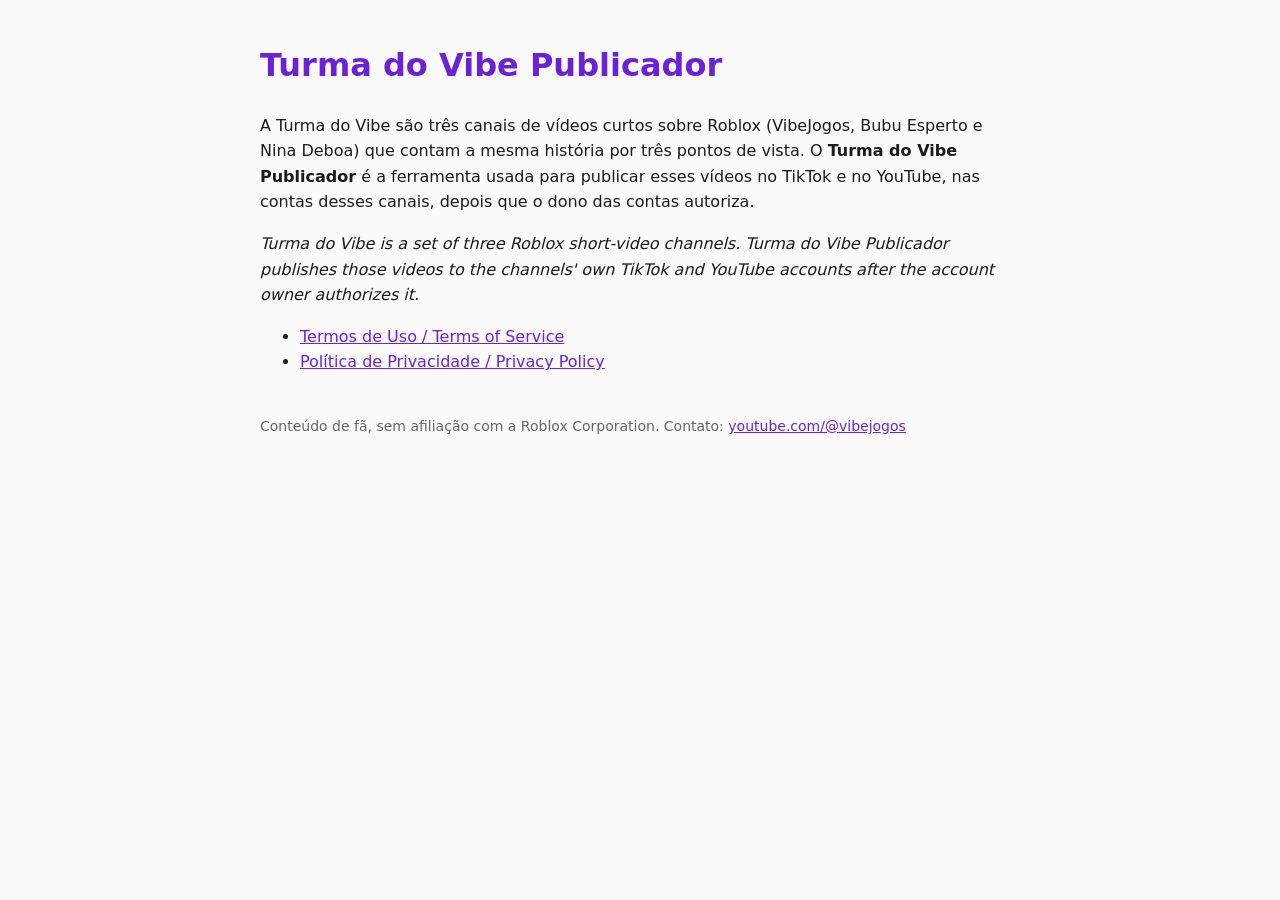
<file: index.html>
<!doctype html><html lang="pt-BR"><head><meta charset="utf-8"><meta name="viewport" content="width=device-width,initial-scale=1"><title>Turma do Vibe Publicador</title><link rel="stylesheet" href="estilo.css"></head><body>
<h1>Turma do Vibe Publicador</h1>
<p>A Turma do Vibe são três canais de vídeos curtos sobre Roblox (VibeJogos, Bubu Esperto e Nina Deboa) que contam a mesma história por três pontos de vista. O <strong>Turma do Vibe Publicador</strong> é a ferramenta usada para publicar esses vídeos no TikTok e no YouTube, nas contas desses canais, depois que o dono das contas autoriza.</p>
<p><em>Turma do Vibe is a set of three Roblox short-video channels. Turma do Vibe Publicador publishes those videos to the channels' own TikTok and YouTube accounts after the account owner authorizes it.</em></p>
<ul><li><a href="termos.html">Termos de Uso / Terms of Service</a></li><li><a href="privacidade.html">Política de Privacidade / Privacy Policy</a></li></ul>
<footer>Conteúdo de fã, sem afiliação com a Roblox Corporation. Contato: <a href="https://www.youtube.com/@vibejogos">youtube.com/@vibejogos</a></footer>
</body></html>
</file>
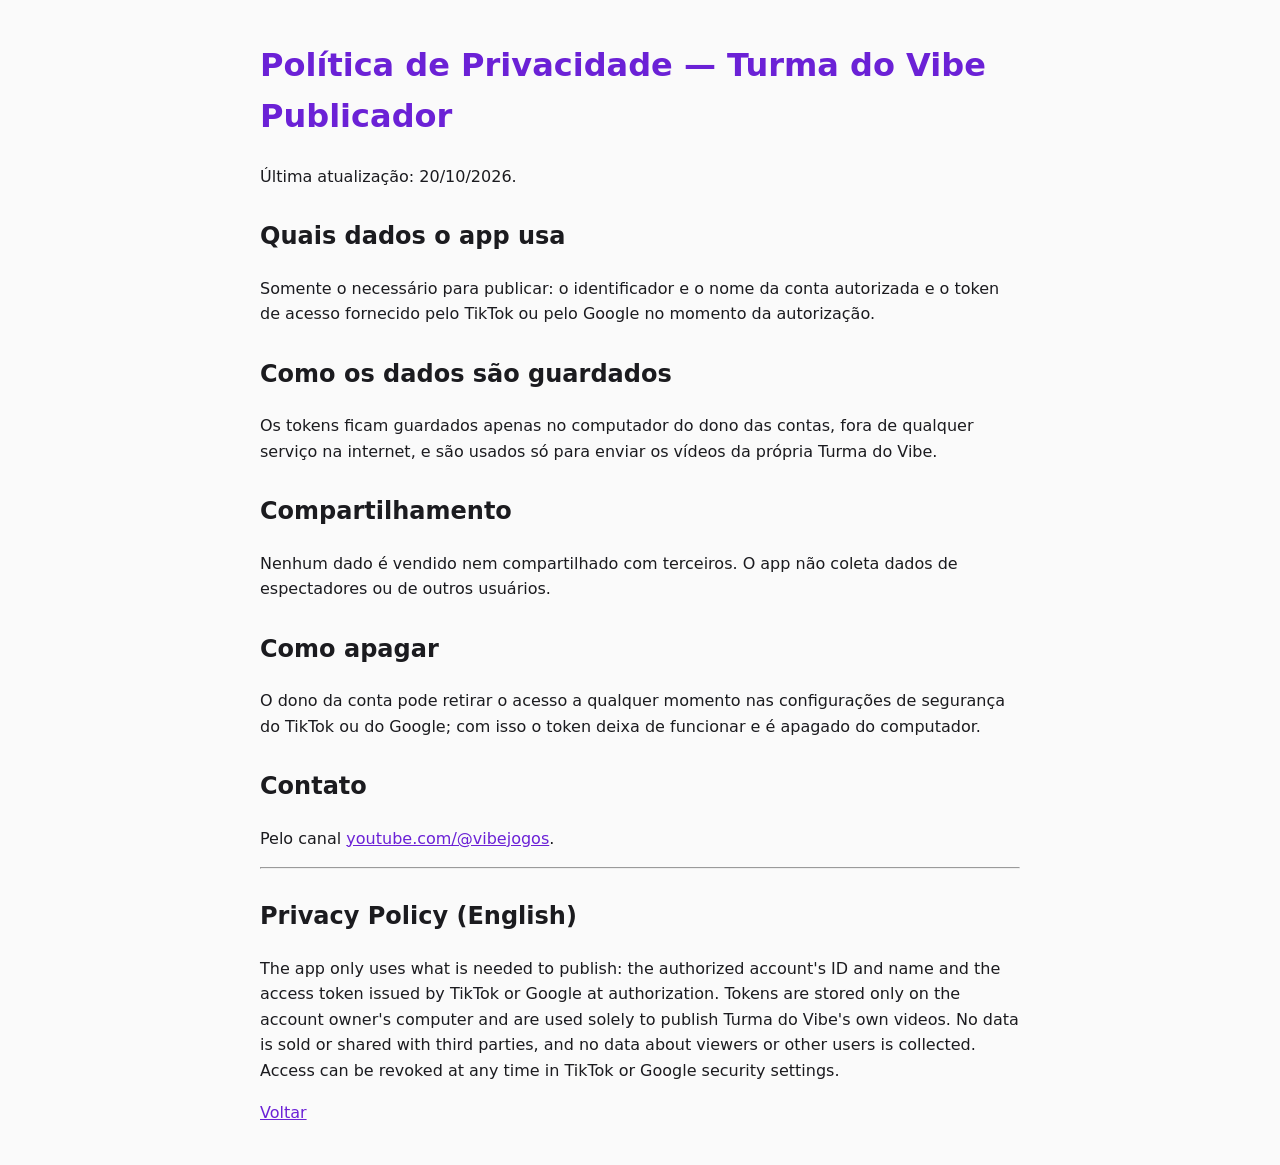
<file: privacidade.html>
<!doctype html><html lang="pt-BR"><head><meta charset="utf-8"><meta name="viewport" content="width=device-width,initial-scale=1"><title>Política de Privacidade</title><link rel="stylesheet" href="estilo.css"></head><body>
<h1>Política de Privacidade — Turma do Vibe Publicador</h1>
<p>Última atualização: 20/10/2026.</p>
<h2>Quais dados o app usa</h2><p>Somente o necessário para publicar: o identificador e o nome da conta autorizada e o token de acesso fornecido pelo TikTok ou pelo Google no momento da autorização.</p>
<h2>Como os dados são guardados</h2><p>Os tokens ficam guardados apenas no computador do dono das contas, fora de qualquer serviço na internet, e são usados só para enviar os vídeos da própria Turma do Vibe.</p>
<h2>Compartilhamento</h2><p>Nenhum dado é vendido nem compartilhado com terceiros. O app não coleta dados de espectadores ou de outros usuários.</p>
<h2>Como apagar</h2><p>O dono da conta pode retirar o acesso a qualquer momento nas configurações de segurança do TikTok ou do Google; com isso o token deixa de funcionar e é apagado do computador.</p>
<h2>Contato</h2><p>Pelo canal <a href="https://www.youtube.com/@vibejogos">youtube.com/@vibejogos</a>.</p>
<hr><h2>Privacy Policy (English)</h2>
<p>The app only uses what is needed to publish: the authorized account's ID and name and the access token issued by TikTok or Google at authorization. Tokens are stored only on the account owner's computer and are used solely to publish Turma do Vibe's own videos. No data is sold or shared with third parties, and no data about viewers or other users is collected. Access can be revoked at any time in TikTok or Google security settings.</p>
<p><a href="index.html">Voltar</a></p></body></html>
</file>
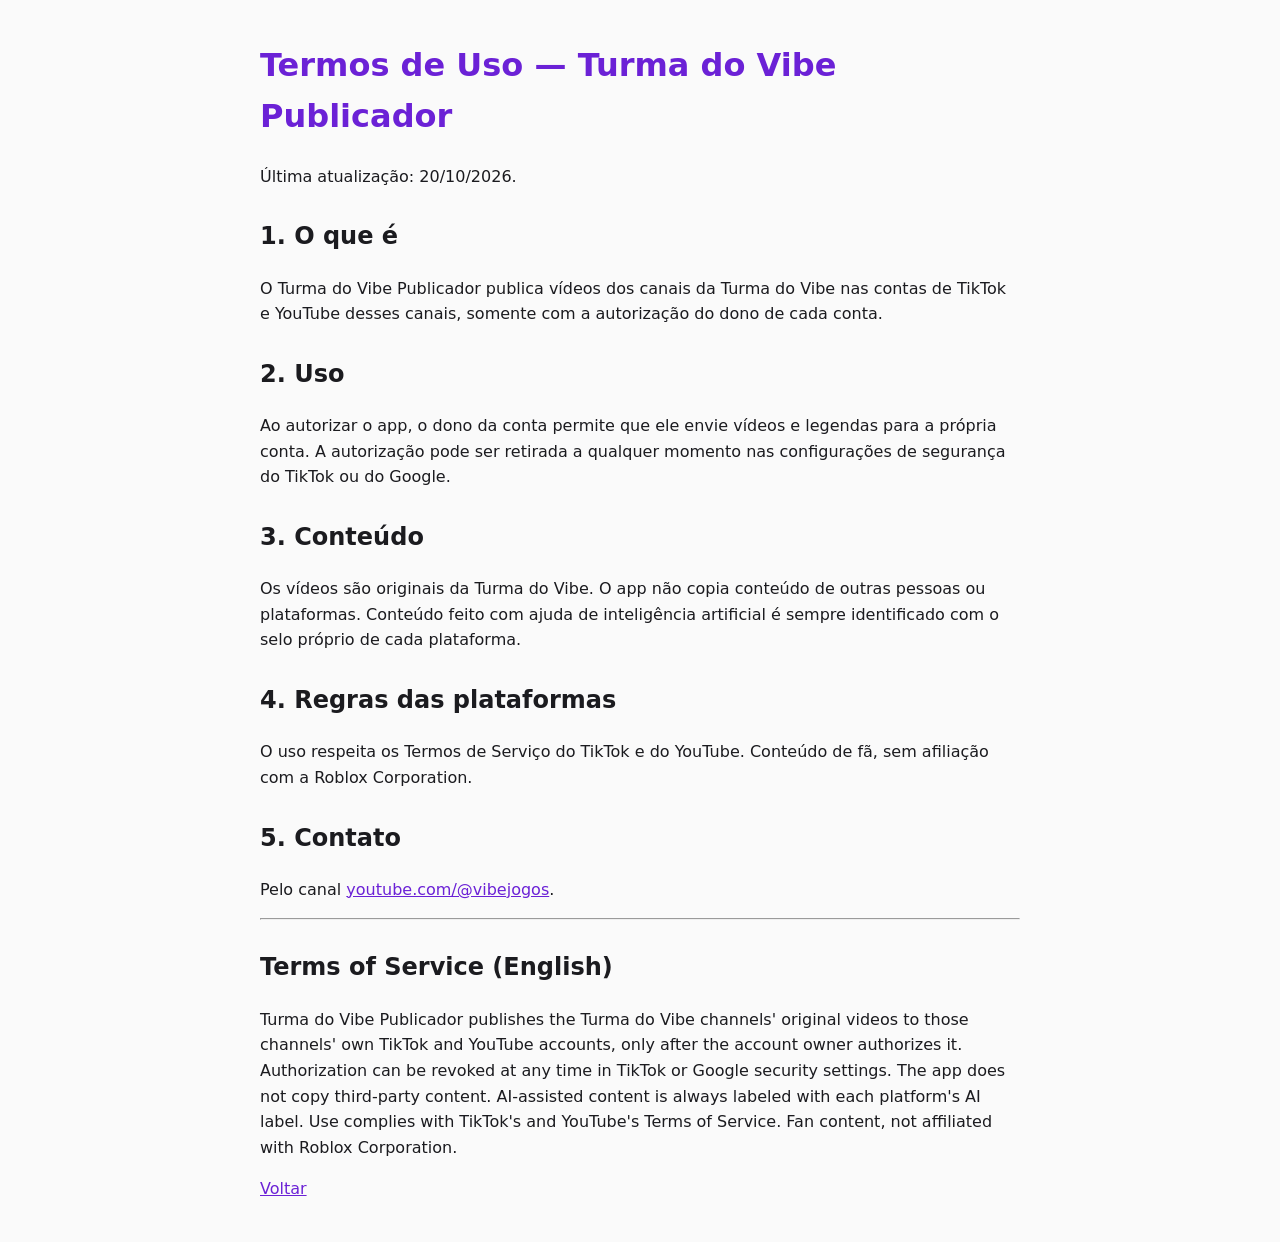
<file: termos.html>
<!doctype html><html lang="pt-BR"><head><meta charset="utf-8"><meta name="viewport" content="width=device-width,initial-scale=1"><title>Termos de Uso</title><link rel="stylesheet" href="estilo.css"></head><body>
<h1>Termos de Uso — Turma do Vibe Publicador</h1>
<p>Última atualização: 20/10/2026.</p>
<h2>1. O que é</h2><p>O Turma do Vibe Publicador publica vídeos dos canais da Turma do Vibe nas contas de TikTok e YouTube desses canais, somente com a autorização do dono de cada conta.</p>
<h2>2. Uso</h2><p>Ao autorizar o app, o dono da conta permite que ele envie vídeos e legendas para a própria conta. A autorização pode ser retirada a qualquer momento nas configurações de segurança do TikTok ou do Google.</p>
<h2>3. Conteúdo</h2><p>Os vídeos são originais da Turma do Vibe. O app não copia conteúdo de outras pessoas ou plataformas. Conteúdo feito com ajuda de inteligência artificial é sempre identificado com o selo próprio de cada plataforma.</p>
<h2>4. Regras das plataformas</h2><p>O uso respeita os Termos de Serviço do TikTok e do YouTube. Conteúdo de fã, sem afiliação com a Roblox Corporation.</p>
<h2>5. Contato</h2><p>Pelo canal <a href="https://www.youtube.com/@vibejogos">youtube.com/@vibejogos</a>.</p>
<hr><h2>Terms of Service (English)</h2>
<p>Turma do Vibe Publicador publishes the Turma do Vibe channels' original videos to those channels' own TikTok and YouTube accounts, only after the account owner authorizes it. Authorization can be revoked at any time in TikTok or Google security settings. The app does not copy third-party content. AI-assisted content is always labeled with each platform's AI label. Use complies with TikTok's and YouTube's Terms of Service. Fan content, not affiliated with Roblox Corporation.</p>
<p><a href="index.html">Voltar</a></p></body></html>
</file>
<file: estilo.css>
body{font-family:system-ui,Segoe UI,Arial,sans-serif;max-width:760px;margin:40px auto;padding:0 16px;line-height:1.6;color:#1b1b1f;background:#fafafa}
h1{color:#6b21d6}h2{margin-top:28px}a{color:#6b21d6}footer{margin-top:40px;font-size:14px;color:#666}
</file>
